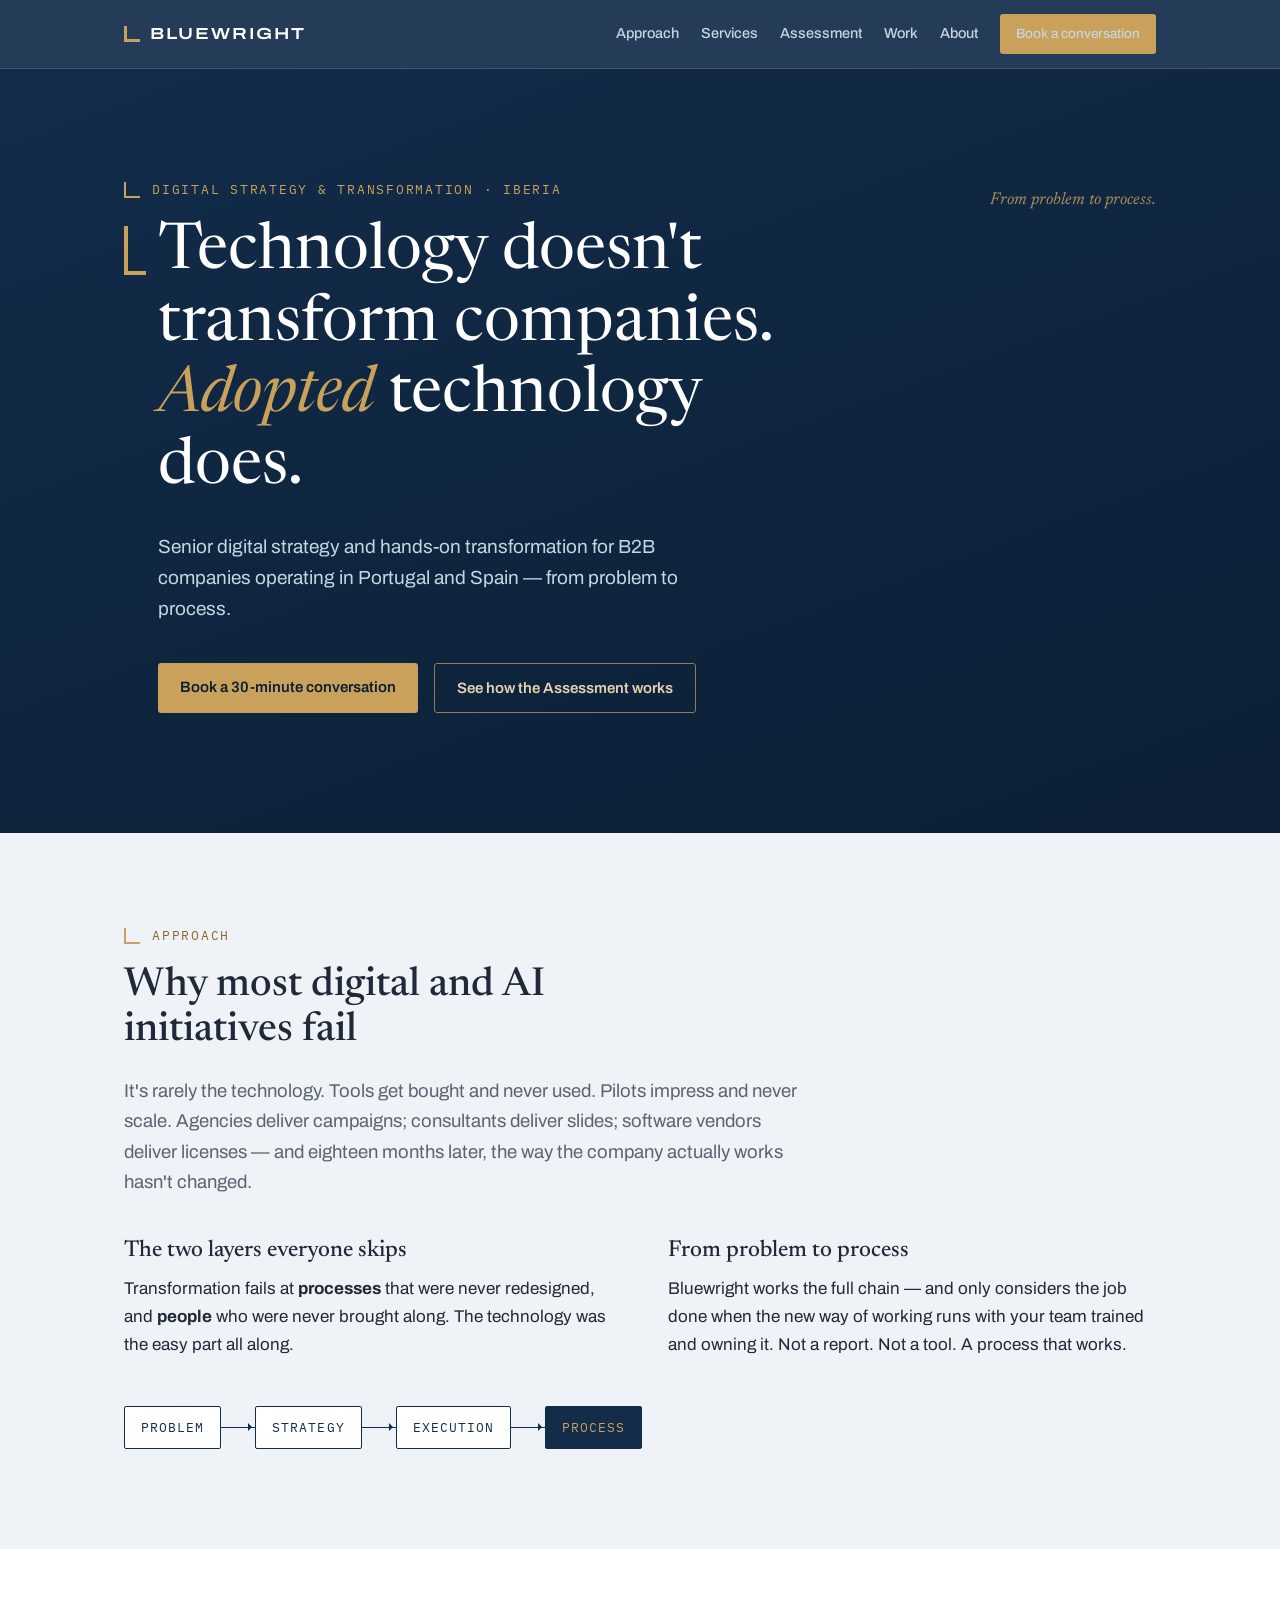
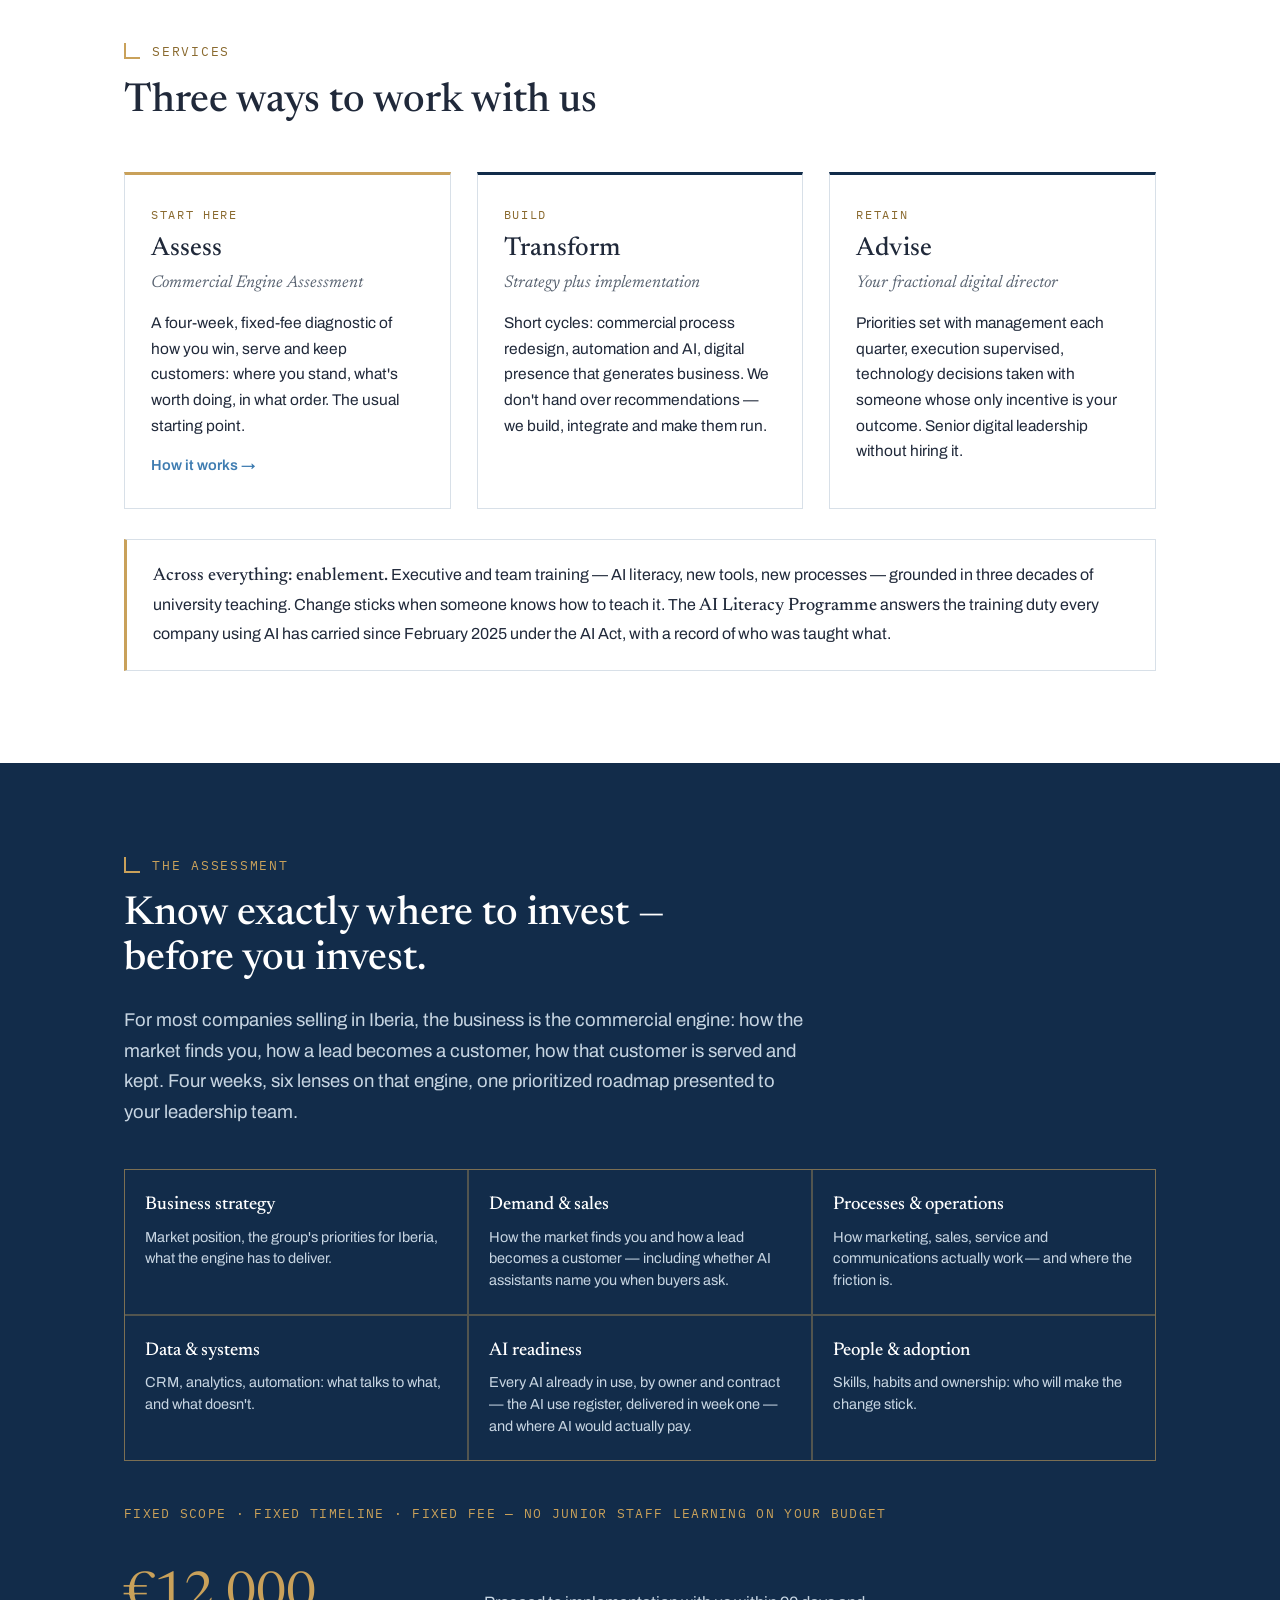
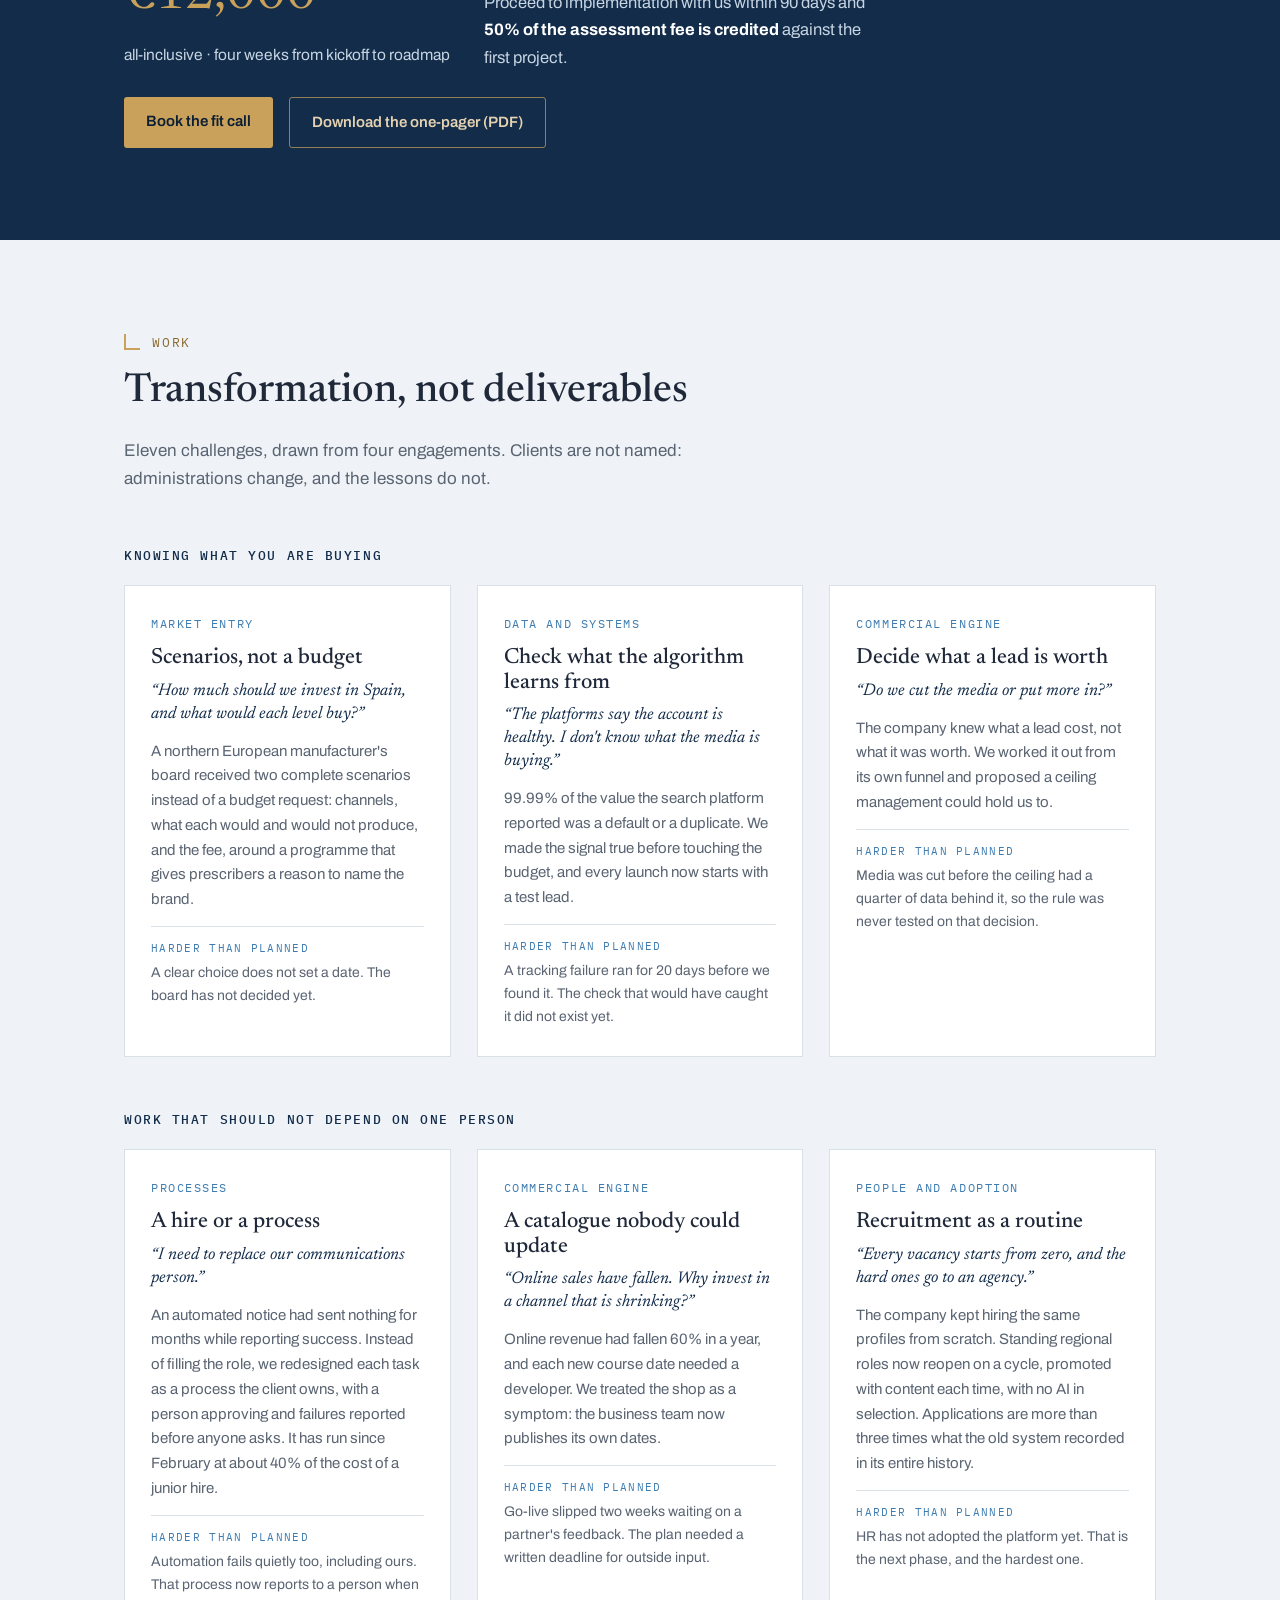
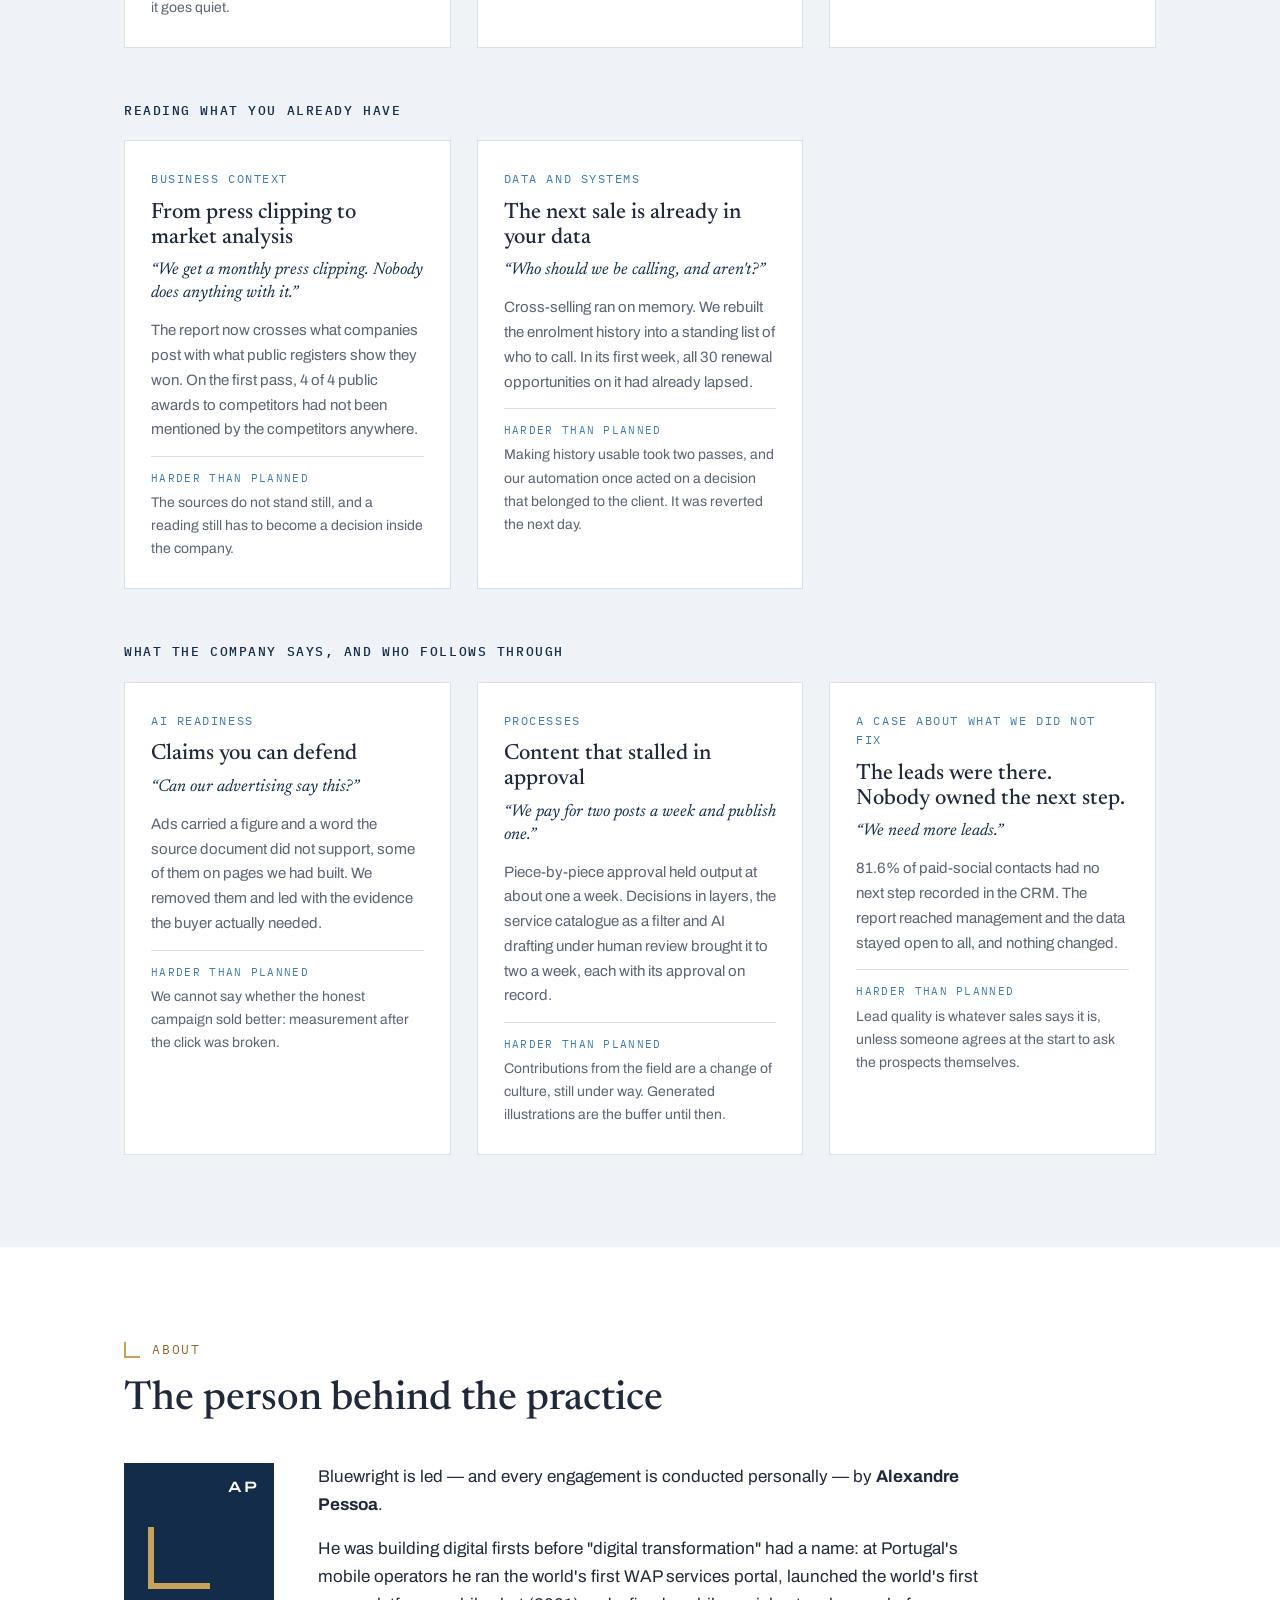
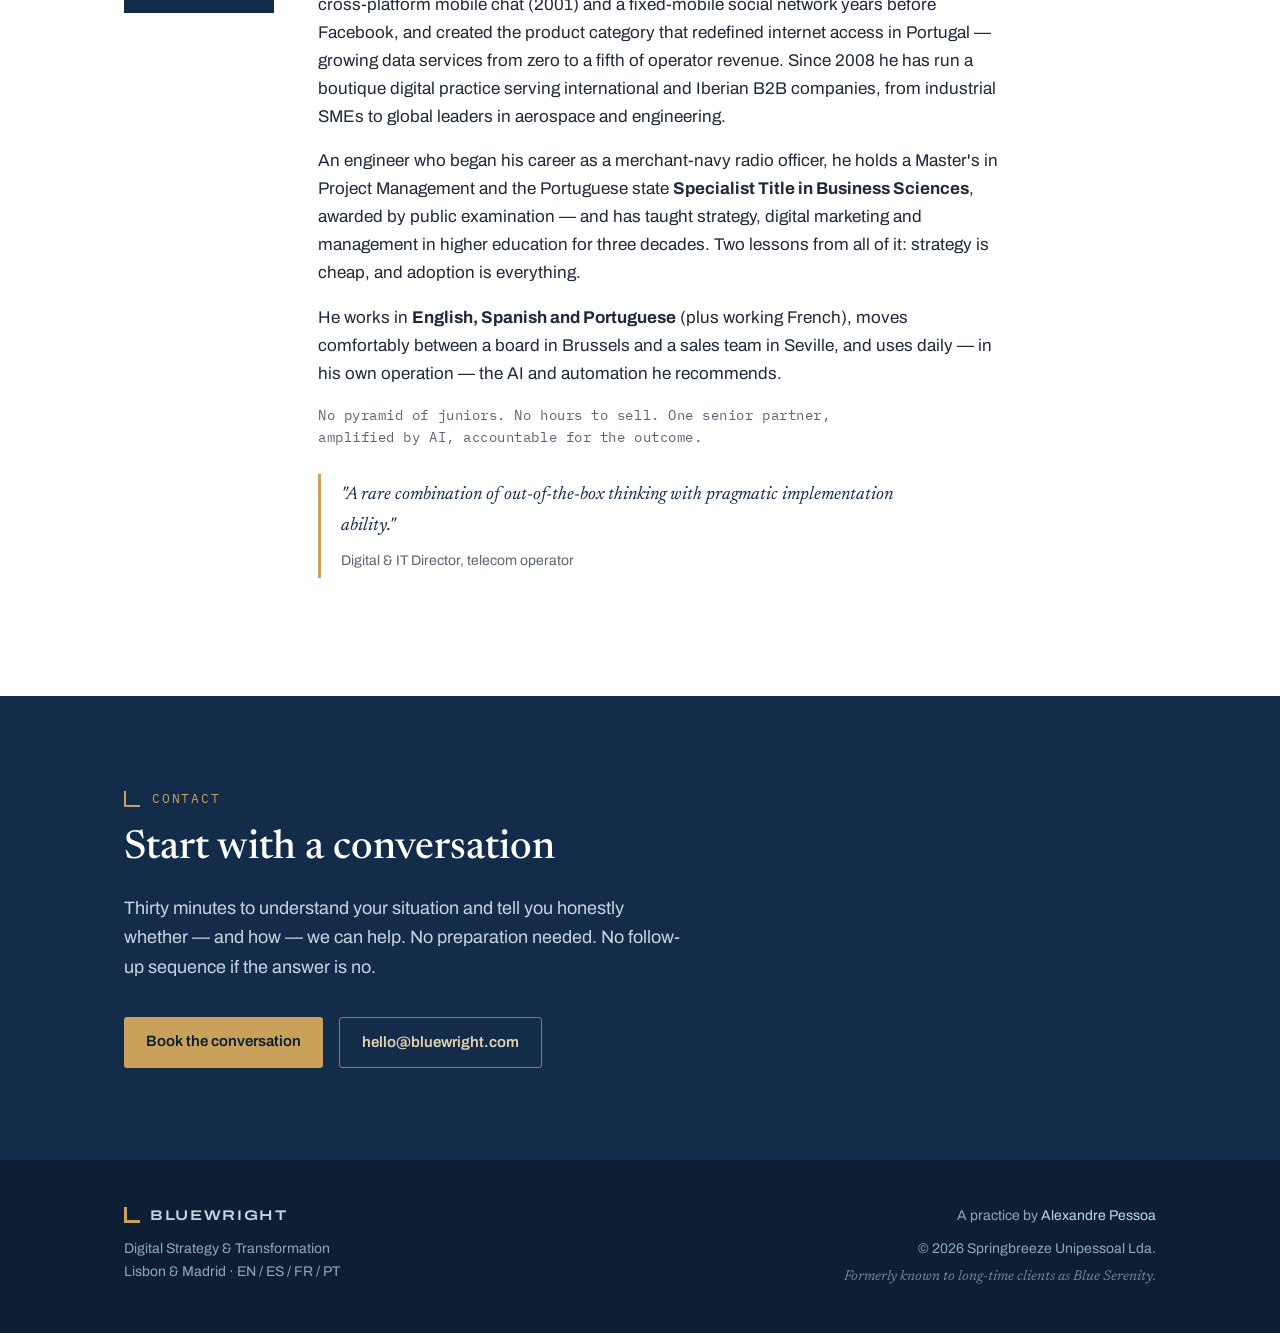
<file: site/index.html>
<!DOCTYPE html>
<html lang="en">
<head>
<meta charset="UTF-8">
<meta name="viewport" content="width=device-width, initial-scale=1.0">
<title>Bluewright — Digital Strategy & Transformation · Iberia</title>
<meta name="description" content="Senior digital strategy and hands-on transformation for B2B companies operating in Portugal and Spain — from problem to process.">
<link rel="icon" href="data:image/svg+xml,%3Csvg xmlns='http://www.w3.org/2000/svg' viewBox='0 0 32 32'%3E%3Crect width='32' height='32' fill='%23122C4A'/%3E%3Cpath d='M8 8v16h16' stroke='%23C9A15A' stroke-width='4' fill='none'/%3E%3C/svg%3E">
<link rel="preconnect" href="https://fonts.googleapis.com">
<link rel="preconnect" href="https://fonts.gstatic.com" crossorigin>
<link href="https://fonts.googleapis.com/css2?family=Archivo:wdth,wght@100,400;100,500;100,600;125,600&family=IBM+Plex+Mono:wght@400;500&family=Newsreader:opsz,wght@6..72,300;6..72,400;6..72,500&display=swap" rel="stylesheet">
<style>
:root{
  --navy:#122C4A; --harbor:#0C1F35; --brass:#C9A15A; --steel:#3E7CB1;
  --fog:#EFF3F7; --ink:#20293A; --grey:#5A6472; --line:#D8E0E8;
  --white:#FFFFFF; --brass-soft:#E4D2B0;
  --disp:"Newsreader",Georgia,serif;
  --ui:"Archivo",-apple-system,Segoe UI,sans-serif;
  --mono:"IBM Plex Mono",ui-monospace,monospace;
}
*{margin:0;padding:0;box-sizing:border-box}
html{scroll-behavior:smooth}
@media (prefers-reduced-motion:reduce){html{scroll-behavior:auto}}
body{font-family:var(--ui);font-size:17px;line-height:1.65;color:var(--ink);background:var(--white)}
.wrap{max-width:1080px;margin:0 auto;padding:0 24px}
h1,h2,h3{font-family:var(--disp);font-weight:500;line-height:1.12}
a{color:var(--steel)}
p{max-width:68ch}

/* eyebrow + wright angle */
.eyebrow{font-family:var(--mono);font-size:12.5px;letter-spacing:.14em;text-transform:uppercase;color:var(--brass);display:flex;align-items:center;gap:12px;margin-bottom:18px}
.eyebrow::before{content:"";width:14px;height:14px;border-left:2.5px solid var(--brass);border-bottom:2.5px solid var(--brass);flex:none}
.on-light .eyebrow{color:#8A6A2F}
.on-light .eyebrow::before{border-color:var(--brass)}

/* nav */
nav{position:sticky;top:0;z-index:50;background:rgba(18,44,74,.92);backdrop-filter:blur(8px);border-bottom:1px solid rgba(201,161,90,.25)}
.nav-in{max-width:1080px;margin:0 auto;padding:14px 24px;display:flex;align-items:center;gap:28px}
.logo{font-family:var(--ui);font-weight:600;font-stretch:125%;letter-spacing:.12em;color:var(--white);text-decoration:none;font-size:16px;display:flex;align-items:center;gap:10px}
.logo::before{content:"";width:13px;height:13px;border-left:3px solid var(--brass);border-bottom:3px solid var(--brass)}
.nav-links{margin-left:auto;display:flex;gap:22px;align-items:center}
.nav-links a{color:#C7D5E2;text-decoration:none;font-size:14.5px;font-weight:500}
.nav-links a:hover{color:var(--white)}
.btn{display:inline-block;font-family:var(--ui);font-weight:600;font-size:15px;text-decoration:none;padding:12px 22px;border-radius:3px;transition:transform .15s ease,box-shadow .15s ease}
.btn:hover{transform:translateY(-1px)}
.btn-brass{background:var(--brass);color:var(--harbor)}
.btn-ghost{border:1.5px solid rgba(201,161,90,.7);color:var(--brass-soft)}
.btn-navy{background:var(--navy);color:var(--white)}
.nav-links .btn{padding:9px 16px;font-size:13.5px}
@media(max-width:760px){.nav-links a:not(.btn){display:none}}

/* hero */
header.hero{background:linear-gradient(160deg,var(--navy) 0%,var(--harbor) 100%);color:var(--white);padding:110px 0 120px;position:relative;overflow:hidden}
.hero .wrap{position:relative}
.hero h1{font-size:clamp(38px,6vw,64px);font-weight:400;max-width:19ch;position:relative;padding-left:34px}
.hero h1 .angle{position:absolute;left:0;top:.12em;width:22px;height:.78em;border-left:4px solid var(--brass);border-bottom:4px solid var(--brass)}
.hero h1 em{font-style:italic;color:var(--brass)}
.hero .sub{margin:26px 0 38px;font-size:19px;color:#C7D5E2;max-width:56ch;padding-left:34px}
.hero .ctas{padding-left:34px;display:flex;gap:16px;flex-wrap:wrap}
.hero .tag{position:absolute;right:24px;top:8px;font-family:var(--disp);font-style:italic;color:rgba(201,161,90,.85);font-size:17px}
@media(max-width:760px){.hero{padding:70px 0 80px}.hero .tag{display:none}.hero h1,.hero .sub,.hero .ctas{padding-left:0}.hero h1 .angle{display:none}}

/* sections */
section{padding:92px 0}
.s-fog{background:var(--fog)}
.s-navy{background:var(--navy);color:var(--white)}
h2{font-size:clamp(28px,3.6vw,40px);margin-bottom:22px;max-width:24ch}
.s-navy h2{color:var(--white)}
.lede{font-size:18.5px;color:var(--grey);max-width:62ch}
.s-navy .lede{color:#C7D5E2}

/* process rail */
.rail{display:flex;align-items:center;gap:0;margin:46px 0 8px;flex-wrap:wrap}
.rail .node{font-family:var(--mono);font-size:13px;letter-spacing:.08em;text-transform:uppercase;color:var(--navy);padding:10px 16px;border:1.5px solid var(--navy);border-radius:2px;background:var(--white)}
.rail .node.final{background:var(--navy);color:var(--brass);border-color:var(--navy)}
.rail .link{width:34px;height:1.5px;background:var(--navy);flex:none;position:relative}
.rail .link::after{content:"";position:absolute;right:-1px;top:-3.5px;border:4px solid transparent;border-left-color:var(--navy)}
@media(max-width:640px){.rail{flex-direction:column;align-items:flex-start;gap:8px}.rail .link{width:1.5px;height:18px;margin-left:22px}.rail .link::after{right:-3.5px;top:auto;bottom:-1px;border:4px solid transparent;border-top-color:var(--navy)}}

/* two col approach */
.cols2{display:grid;grid-template-columns:1fr 1fr;gap:56px;margin-top:40px}
@media(max-width:820px){.cols2{grid-template-columns:1fr;gap:32px}}
.cols2 h3{font-size:23px;margin-bottom:12px}
.cols2 p{color:var(--ink)}

/* services */
.svc{display:grid;grid-template-columns:repeat(3,1fr);gap:26px;margin-top:48px}
@media(max-width:860px){.svc{grid-template-columns:1fr}}
.card{background:var(--white);border:1px solid var(--line);border-top:3px solid var(--navy);padding:30px 26px;display:flex;flex-direction:column}
.card.hi{border-top-color:var(--brass)}
.card .k{font-family:var(--mono);font-size:12px;letter-spacing:.14em;text-transform:uppercase;color:#8A6A2F;margin-bottom:10px}
.card h3{font-size:26px;margin-bottom:6px}
.card .prod{font-style:italic;font-family:var(--disp);color:var(--grey);margin-bottom:12px}
.card p{font-size:15.5px;color:var(--ink)}
.card a.more{margin-top:auto;padding-top:16px;font-weight:600;font-size:14.5px;text-decoration:none}
.enable{margin-top:30px;background:var(--white);border:1px solid var(--line);border-left:3px solid var(--brass);padding:22px 26px;font-size:16px}
.enable b{font-family:var(--disp);font-weight:500;font-size:18px}

/* assessment */
.dims{display:grid;grid-template-columns:repeat(3,1fr);gap:2px;background:rgba(201,161,90,.35);border:1px solid rgba(201,161,90,.35);margin:42px 0}
@media(max-width:820px){.dims{grid-template-columns:1fr 1fr}}
@media(max-width:560px){.dims{grid-template-columns:1fr}}
.dims div{background:var(--navy);padding:20px 20px 22px}
.dims b{display:block;font-family:var(--disp);font-weight:500;font-size:18.5px;margin-bottom:6px;color:var(--white)}
.dims span{font-size:14.5px;color:#C7D5E2;line-height:1.5;display:block}
.price-row{display:flex;gap:34px;align-items:baseline;flex-wrap:wrap;margin:8px 0 10px}
.price{font-family:var(--disp);font-size:52px;color:var(--brass)}
.price small{font-family:var(--ui);font-size:15.5px;color:#C7D5E2;display:block;margin-top:2px}
.credit{font-size:16.5px;color:#C7D5E2;max-width:44ch}
.credit b{color:var(--white)}
.fixed{font-family:var(--mono);font-size:13px;letter-spacing:.1em;text-transform:uppercase;color:var(--brass);margin:26px 0 30px}

/* work */
.cases{display:grid;grid-template-columns:repeat(3,1fr);gap:26px;margin-top:46px}
@media(max-width:860px){.cases{grid-template-columns:1fr}}
.case{background:var(--white);border:1px solid var(--line);padding:28px 26px}
.case .k{font-family:var(--mono);font-size:12px;letter-spacing:.13em;text-transform:uppercase;color:var(--steel);margin-bottom:12px}
.case h3{font-size:22px;margin-bottom:10px}
.case p{font-size:15px;color:var(--grey)}
.cases-intro{margin-top:18px;color:var(--grey)}
.cgroup{font-family:var(--mono);font-size:13px;font-weight:500;line-height:1.4;letter-spacing:.12em;text-transform:uppercase;color:var(--navy);margin-top:54px}
.cgroup + .cases{margin-top:20px}
.case h4{font-family:var(--disp);font-weight:500;font-size:22px;line-height:1.12;margin-bottom:10px}
.case .q{font-family:var(--disp);font-style:italic;font-size:17px;line-height:1.35;color:var(--navy);margin-bottom:12px}
.case .hard{font-size:14px;margin-top:14px;padding-top:12px;border-top:1px solid var(--line)}
.case .hard span{display:block;font-family:var(--mono);font-size:11px;letter-spacing:.12em;text-transform:uppercase;color:var(--steel);margin-bottom:4px}

/* about */
.about{display:grid;grid-template-columns:150px 1fr;gap:44px;margin-top:40px;align-items:start}
@media(max-width:720px){.about{grid-template-columns:1fr}}
.mono-block{width:150px;height:150px;background:var(--navy);position:relative}
.mono-block::before{content:"";position:absolute;left:24px;bottom:24px;width:56px;height:56px;border-left:6px solid var(--brass);border-bottom:6px solid var(--brass)}
.mono-block span{position:absolute;right:16px;top:12px;font-family:var(--ui);font-weight:600;font-stretch:125%;color:var(--white);letter-spacing:.1em;font-size:15px}
.about p{margin-bottom:16px}
blockquote{border-left:3px solid var(--brass);padding:6px 0 6px 20px;margin:26px 0;font-family:var(--disp);font-style:italic;font-size:18.5px;color:var(--navy);max-width:60ch}
blockquote footer{font-family:var(--ui);font-style:normal;font-size:14px;color:var(--grey);margin-top:8px}
.kicker{font-family:var(--mono);font-size:13.5px;color:var(--grey);letter-spacing:.04em}

/* final cta */
.final-cta{text-align:left}
.final-cta h2{max-width:none}
.final-cta p{font-size:18px;color:#C7D5E2;max-width:56ch;margin-bottom:34px}

/* footer */
footer.site{background:var(--harbor);color:#8FA6BB;padding:44px 0;font-size:14px}
footer.site .wrap{display:flex;justify-content:space-between;gap:24px;flex-wrap:wrap}
footer.site .logo{font-size:14px}
footer.site a{color:#C7D5E2;text-decoration:none}
.legacy{font-family:var(--disp);font-style:italic;color:#6E86A0}

/* reveal */
.rv{opacity:0;transform:translateY(14px);transition:opacity .6s ease,transform .6s ease}
.rv.in{opacity:1;transform:none}
@media (prefers-reduced-motion:reduce){.rv{opacity:1;transform:none;transition:none}}
a:focus-visible,.btn:focus-visible{outline:3px solid var(--brass);outline-offset:2px}
</style>
</head>
<body>

<nav>
  <div class="nav-in">
    <a class="logo" href="#top">BLUEWRIGHT</a>
    <div class="nav-links">
      <a href="#approach">Approach</a>
      <a href="#services">Services</a>
      <a href="#assessment">Assessment</a>
      <a href="#work">Work</a>
      <a href="#about">About</a>
      <a class="btn btn-brass" href="#contact">Book a conversation</a>
    </div>
  </div>
</nav>

<header class="hero" id="top">
  <div class="wrap">
    <div class="tag">From problem to process.</div>
    <div class="eyebrow">Digital Strategy &amp; Transformation · Iberia</div>
    <h1><span class="angle" aria-hidden="true"></span>Technology doesn't transform companies. <em>Adopted</em> technology does.</h1>
    <p class="sub">Senior digital strategy and hands-on transformation for B2B companies operating in Portugal and Spain — from problem to process.</p>
    <div class="ctas">
      <a class="btn btn-brass" href="#contact">Book a 30-minute conversation</a>
      <a class="btn btn-ghost" href="#assessment">See how the Assessment works</a>
    </div>
  </div>
</header>

<section class="s-fog on-light" id="approach">
  <div class="wrap">
    <div class="eyebrow rv">Approach</div>
    <h2 class="rv">Why most digital and AI initiatives fail</h2>
    <p class="lede rv">It's rarely the technology. Tools get bought and never used. Pilots impress and never scale. Agencies deliver campaigns; consultants deliver slides; software vendors deliver licenses — and eighteen months later, the way the company actually works hasn't changed.</p>
    <div class="cols2">
      <div class="rv">
        <h3>The two layers everyone skips</h3>
        <p>Transformation fails at <strong>processes</strong> that were never redesigned, and <strong>people</strong> who were never brought along. The technology was the easy part all along.</p>
      </div>
      <div class="rv">
        <h3>From problem to process</h3>
        <p>Bluewright works the full chain — and only considers the job done when the new way of working runs with your team trained and owning it. Not a report. Not a tool. A process that works.</p>
      </div>
    </div>
    <div class="rail rv" role="img" aria-label="Problem, then strategy, then execution, then process">
      <div class="node">Problem</div><div class="link"></div>
      <div class="node">Strategy</div><div class="link"></div>
      <div class="node">Execution</div><div class="link"></div>
      <div class="node final">Process</div>
    </div>
  </div>
</section>

<section id="services">
  <div class="wrap on-light">
    <div class="eyebrow rv">Services</div>
    <h2 class="rv">Three ways to work with us</h2>
    <div class="svc">
      <div class="card hi rv">
        <div class="k">Start here</div>
        <h3>Assess</h3>
        <div class="prod">Commercial Engine Assessment</div>
        <p>A four-week, fixed-fee diagnostic of how you win, serve and keep customers: where you stand, what's worth doing, in what order. The usual starting point.</p>
        <a class="more" href="#assessment">How it works →</a>
      </div>
      <div class="card rv">
        <div class="k">Build</div>
        <h3>Transform</h3>
        <div class="prod">Strategy plus implementation</div>
        <p>Short cycles: commercial process redesign, automation and AI, digital presence that generates business. We don't hand over recommendations — we build, integrate and make them run.</p>
      </div>
      <div class="card rv">
        <div class="k">Retain</div>
        <h3>Advise</h3>
        <div class="prod">Your fractional digital director</div>
        <p>Priorities set with management each quarter, execution supervised, technology decisions taken with someone whose only incentive is your outcome. Senior digital leadership without hiring it.</p>
      </div>
    </div>
    <div class="enable rv"><b>Across everything: enablement.</b> Executive and team training — AI literacy, new tools, new processes — grounded in three decades of university teaching. Change sticks when someone knows how to teach it. The <b>AI Literacy Programme</b> answers the training duty every company using AI has carried since February 2025 under the AI Act, with a record of who was taught what.</div>
  </div>
</section>

<section class="s-navy" id="assessment">
  <div class="wrap">
    <div class="eyebrow rv">The Assessment</div>
    <h2 class="rv">Know exactly where to invest — before you invest.</h2>
    <p class="lede rv">For most companies selling in Iberia, the business is the commercial engine: how the market finds you, how a lead becomes a customer, how that customer is served and kept. Four weeks, six lenses on that engine, one prioritized roadmap presented to your leadership team.</p>
    <div class="dims rv">
      <div><b>Business strategy</b><span>Market position, the group's priorities for Iberia, what the engine has to deliver.</span></div>
      <div><b>Demand &amp; sales</b><span>How the market finds you and how a lead becomes a customer — including whether AI assistants name you when buyers ask.</span></div>
      <div><b>Processes &amp; operations</b><span>How marketing, sales, service and communications actually work — and where the friction is.</span></div>
      <div><b>Data &amp; systems</b><span>CRM, analytics, automation: what talks to what, and what doesn't.</span></div>
      <div><b>AI readiness</b><span>Every AI already in use, by owner and contract — the AI use register, delivered in week one — and where AI would actually pay.</span></div>
      <div><b>People &amp; adoption</b><span>Skills, habits and ownership: who will make the change stick.</span></div>
    </div>
    <div class="fixed rv">Fixed scope · Fixed timeline · Fixed fee — no junior staff learning on your budget</div>
    <div class="price-row rv">
      <div class="price">€12,000<small>all-inclusive · four weeks from kickoff to roadmap</small></div>
      <p class="credit">Proceed to implementation with us within 90 days and <b>50% of the assessment fee is credited</b> against the first project.</p>
    </div>
    <div class="ctas rv" style="display:flex;gap:16px;flex-wrap:wrap;margin-top:26px">
      <a class="btn btn-brass" href="#contact">Book the fit call</a>
      <a class="btn btn-ghost" href="Bluewright-Assessment-onepager.pdf">Download the one-pager (PDF)</a>
    </div>
  </div>
</section>

<section class="s-fog on-light" id="work">
  <div class="wrap">
    <div class="eyebrow rv">Work</div>
    <h2 class="rv">Transformation, not deliverables</h2>
    <p class="rv cases-intro">Eleven challenges, drawn from four engagements. Clients are not named: administrations change, and the lessons do not.</p>
    <h3 class="cgroup rv">Knowing what you are buying</h3>
    <div class="cases">
      <article class="case rv">
        <div class="k">Market entry</div>
        <h4>Scenarios, not a budget</h4>
        <p class="q">&ldquo;How much should we invest in Spain, and what would each level buy?&rdquo;</p>
        <p>A northern European manufacturer&#x27;s board received two complete scenarios instead of a budget request: channels, what each would and would not produce, and the fee, around a programme that gives prescribers a reason to name the brand.</p>
        <p class="hard"><span>Harder than planned</span> A clear choice does not set a date. The board has not decided yet.</p>
      </article>
      <article class="case rv">
        <div class="k">Data and systems</div>
        <h4>Check what the algorithm learns from</h4>
        <p class="q">&ldquo;The platforms say the account is healthy. I don&#x27;t know what the media is buying.&rdquo;</p>
        <p>99.99% of the value the search platform reported was a default or a duplicate. We made the signal true before touching the budget, and every launch now starts with a test lead.</p>
        <p class="hard"><span>Harder than planned</span> A tracking failure ran for 20 days before we found it. The check that would have caught it did not exist yet.</p>
      </article>
      <article class="case rv">
        <div class="k">Commercial engine</div>
        <h4>Decide what a lead is worth</h4>
        <p class="q">&ldquo;Do we cut the media or put more in?&rdquo;</p>
        <p>The company knew what a lead cost, not what it was worth. We worked it out from its own funnel and proposed a ceiling management could hold us to.</p>
        <p class="hard"><span>Harder than planned</span> Media was cut before the ceiling had a quarter of data behind it, so the rule was never tested on that decision.</p>
      </article>
    </div>
    <h3 class="cgroup rv">Work that should not depend on one person</h3>
    <div class="cases">
      <article class="case rv">
        <div class="k">Processes</div>
        <h4>A hire or a process</h4>
        <p class="q">&ldquo;I need to replace our communications person.&rdquo;</p>
        <p>An automated notice had sent nothing for months while reporting success. Instead of filling the role, we redesigned each task as a process the client owns, with a person approving and failures reported before anyone asks. It has run since February at about 40% of the cost of a junior hire.</p>
        <p class="hard"><span>Harder than planned</span> Automation fails quietly too, including ours. That process now reports to a person when it goes quiet.</p>
      </article>
      <article class="case rv">
        <div class="k">Commercial engine</div>
        <h4>A catalogue nobody could update</h4>
        <p class="q">&ldquo;Online sales have fallen. Why invest in a channel that is shrinking?&rdquo;</p>
        <p>Online revenue had fallen 60% in a year, and each new course date needed a developer. We treated the shop as a symptom: the business team now publishes its own dates.</p>
        <p class="hard"><span>Harder than planned</span> Go-live slipped two weeks waiting on a partner&#x27;s feedback. The plan needed a written deadline for outside input.</p>
      </article>
      <article class="case rv">
        <div class="k">People and adoption</div>
        <h4>Recruitment as a routine</h4>
        <p class="q">&ldquo;Every vacancy starts from zero, and the hard ones go to an agency.&rdquo;</p>
        <p>The company kept hiring the same profiles from scratch. Standing regional roles now reopen on a cycle, promoted with content each time, with no AI in selection. Applications are more than three times what the old system recorded in its entire history.</p>
        <p class="hard"><span>Harder than planned</span> HR has not adopted the platform yet. That is the next phase, and the hardest one.</p>
      </article>
    </div>
    <h3 class="cgroup rv">Reading what you already have</h3>
    <div class="cases">
      <article class="case rv">
        <div class="k">Business context</div>
        <h4>From press clipping to market analysis</h4>
        <p class="q">&ldquo;We get a monthly press clipping. Nobody does anything with it.&rdquo;</p>
        <p>The report now crosses what companies post with what public registers show they won. On the first pass, 4 of 4 public awards to competitors had not been mentioned by the competitors anywhere.</p>
        <p class="hard"><span>Harder than planned</span> The sources do not stand still, and a reading still has to become a decision inside the company.</p>
      </article>
      <article class="case rv">
        <div class="k">Data and systems</div>
        <h4>The next sale is already in your data</h4>
        <p class="q">&ldquo;Who should we be calling, and aren&#x27;t?&rdquo;</p>
        <p>Cross-selling ran on memory. We rebuilt the enrolment history into a standing list of who to call. In its first week, all 30 renewal opportunities on it had already lapsed.</p>
        <p class="hard"><span>Harder than planned</span> Making history usable took two passes, and our automation once acted on a decision that belonged to the client. It was reverted the next day.</p>
      </article>
    </div>
    <h3 class="cgroup rv">What the company says, and who follows through</h3>
    <div class="cases">
      <article class="case rv">
        <div class="k">AI readiness</div>
        <h4>Claims you can defend</h4>
        <p class="q">&ldquo;Can our advertising say this?&rdquo;</p>
        <p>Ads carried a figure and a word the source document did not support, some of them on pages we had built. We removed them and led with the evidence the buyer actually needed.</p>
        <p class="hard"><span>Harder than planned</span> We cannot say whether the honest campaign sold better: measurement after the click was broken.</p>
      </article>
      <article class="case rv">
        <div class="k">Processes</div>
        <h4>Content that stalled in approval</h4>
        <p class="q">&ldquo;We pay for two posts a week and publish one.&rdquo;</p>
        <p>Piece-by-piece approval held output at about one a week. Decisions in layers, the service catalogue as a filter and AI drafting under human review brought it to two a week, each with its approval on record.</p>
        <p class="hard"><span>Harder than planned</span> Contributions from the field are a change of culture, still under way. Generated illustrations are the buffer until then.</p>
      </article>
      <article class="case rv">
        <div class="k">A case about what we did not fix</div>
        <h4>The leads were there. Nobody owned the next step.</h4>
        <p class="q">&ldquo;We need more leads.&rdquo;</p>
        <p>81.6% of paid-social contacts had no next step recorded in the CRM. The report reached management and the data stayed open to all, and nothing changed.</p>
        <p class="hard"><span>Harder than planned</span> Lead quality is whatever sales says it is, unless someone agrees at the start to ask the prospects themselves.</p>
      </article>
    </div>
  </div>
</section>

<section id="about">
  <div class="wrap on-light">
    <div class="eyebrow rv">About</div>
    <h2 class="rv">The person behind the practice</h2>
    <div class="about">
      <div class="mono-block rv" aria-hidden="true"><span>AP</span></div>
      <div>
        <p class="rv">Bluewright is led — and every engagement is conducted personally — by <strong>Alexandre Pessoa</strong>.</p>
        <p class="rv">He was building digital firsts before "digital transformation" had a name: at Portugal's mobile operators he ran the world's first WAP services portal, launched the world's first cross-platform mobile chat (2001) and a fixed-mobile social network years before Facebook, and created the product category that redefined internet access in Portugal — growing data services from zero to a fifth of operator revenue. Since 2008 he has run a boutique digital practice serving international and Iberian B2B companies, from industrial SMEs to global leaders in aerospace and engineering.</p>
        <p class="rv">An engineer who began his career as a merchant-navy radio officer, he holds a Master's in Project Management and the Portuguese state <strong>Specialist Title in Business Sciences</strong>, awarded by public examination — and has taught strategy, digital marketing and management in higher education for three decades. Two lessons from all of it: strategy is cheap, and adoption is everything.</p>
        <p class="rv">He works in <strong>English, Spanish and Portuguese</strong> (plus working French), moves comfortably between a board in Brussels and a sales team in Seville, and uses daily — in his own operation — the AI and automation he recommends.</p>
        <p class="rv kicker">No pyramid of juniors. No hours to sell. One senior partner, amplified by AI, accountable for the outcome.</p>
        <blockquote class="rv">"A rare combination of out-of-the-box thinking with pragmatic implementation ability."<footer>Digital &amp; IT Director, telecom operator</footer></blockquote>
      </div>
    </div>
  </div>
</section>

<section class="s-navy final-cta" id="contact">
  <div class="wrap">
    <div class="eyebrow rv">Contact</div>
    <h2 class="rv">Start with a conversation</h2>
    <p class="rv">Thirty minutes to understand your situation and tell you honestly whether — and how — we can help. No preparation needed. No follow-up sequence if the answer is no.</p>
    <div class="ctas rv" style="display:flex;gap:16px;flex-wrap:wrap">
      <a class="btn btn-brass" href="mailto:hello@bluewright.com?subject=Fit%20call%20—%20Bluewright">Book the conversation</a>
      <a class="btn btn-ghost" href="mailto:hello@bluewright.com">hello@bluewright.com</a>
    </div>
  </div>
</section>

<footer class="site">
  <div class="wrap">
    <div>
      <a class="logo" href="#top">BLUEWRIGHT</a>
      <div style="margin-top:10px">Digital Strategy &amp; Transformation<br>Lisbon &amp; Madrid · EN / ES / FR / PT</div>
    </div>
    <div style="text-align:right">
      <div>A practice by <a href="https://www.linkedin.com/in/alexandrepessoa/">Alexandre Pessoa</a></div>
      <div style="margin-top:10px">© <span id="yr">2026</span> Springbreeze Unipessoal Lda.</div>
      <div class="legacy" style="margin-top:6px">Formerly known to long-time clients as Blue Serenity.</div>
    </div>
  </div>
</footer>

<script>
document.getElementById('yr').textContent=new Date().getFullYear();
const io=new IntersectionObserver(es=>es.forEach(e=>{if(e.isIntersecting){e.target.classList.add('in');io.unobserve(e.target)}}),{threshold:.12});
document.querySelectorAll('.rv').forEach(el=>io.observe(el));
</script>
</body>
</html>
</file>
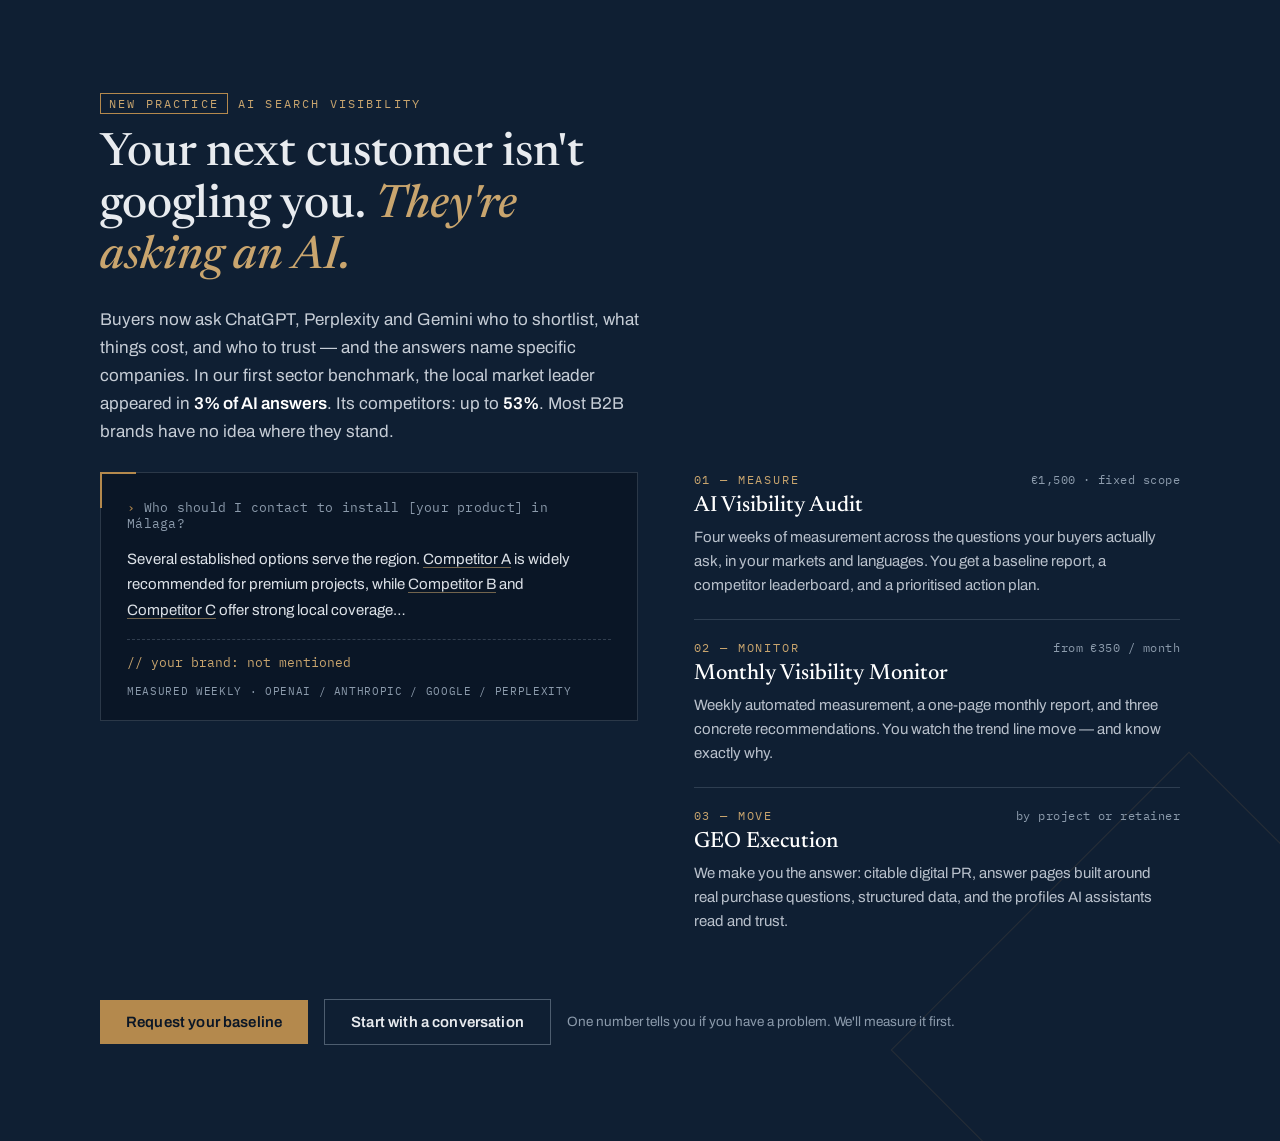
<file: bluewright-ai-visibility-section.html>
<!DOCTYPE html>
<html lang="en">
<head>
<meta charset="UTF-8">
<meta name="viewport" content="width=device-width, initial-scale=1.0">
<title>Bluewright — AI Search Visibility (section preview)</title>
<link rel="preconnect" href="https://fonts.googleapis.com">
<link href="https://fonts.googleapis.com/css2?family=Newsreader:opsz,wght@6..72,400;6..72,500;6..72,600&family=Archivo:wght@400;500;600;700&family=IBM+Plex+Mono:wght@400;500&display=swap" rel="stylesheet">
<style>
/* ============================================================
   PREVIEW WRAPPER — ao integrar no site, copia apenas a
   <section id="ai-visibility"> e o CSS marcado como SECTION CSS.
   Alinha os valores das variáveis com as do site (mesmos nomes
   de tokens: navy / brass / steel / paper).
   ============================================================ */
:root{
  --navy:#0F1F33;
  --navy-deep:#0A1626;
  --brass:#B4894D;
  --brass-soft:#C9A56E;
  --steel:#8C9BAC;
  --paper:#F6F4EF;
  --ink:#1A2532;
}
*{margin:0;padding:0;box-sizing:border-box}
body{font-family:'Archivo',sans-serif;color:var(--ink);background:var(--paper)}

/* ================= SECTION CSS — copiar a partir daqui ================= */
#ai-visibility{background:var(--navy);color:#E8EBEF;padding:96px 24px;position:relative;overflow:hidden}
#ai-visibility .wrap{max-width:1080px;margin:0 auto;position:relative;z-index:1}
#ai-visibility .eyebrow{font-family:'IBM Plex Mono',monospace;font-size:12px;letter-spacing:.18em;text-transform:uppercase;color:var(--brass-soft);margin-bottom:18px}
#ai-visibility .eyebrow .new{border:1px solid var(--brass);padding:2px 8px;margin-right:10px;color:var(--brass-soft)}
#ai-visibility h2{font-family:'Newsreader',serif;font-weight:500;font-size:clamp(30px,4.4vw,46px);line-height:1.12;max-width:18ch;margin-bottom:22px}
#ai-visibility h2 em{font-style:italic;color:var(--brass-soft)}
#ai-visibility .lede{font-size:17px;line-height:1.65;color:#C6CDD6;max-width:56ch;margin-bottom:12px}
#ai-visibility .lede strong{color:#FFFFFF;font-weight:600}

#ai-visibility .grid{display:grid;grid-template-columns:1.05fr .95fr;gap:56px;align-items:start;margin-top:26px}
@media(max-width:840px){#ai-visibility .grid{grid-template-columns:1fr;gap:40px}}

/* ---- Assinatura: cartão de resposta AI ---- */
.ai-card{background:var(--navy-deep);border:1px solid rgba(140,155,172,.25);padding:26px 26px 22px;position:relative}
.ai-card::before{content:"";position:absolute;top:-1px;left:-1px;width:34px;height:34px;border-top:2px solid var(--brass);border-left:2px solid var(--brass)}
.ai-card .q{font-family:'IBM Plex Mono',monospace;font-size:12.5px;color:var(--steel);letter-spacing:.02em;margin-bottom:16px}
.ai-card .q::before{content:"› ";color:var(--brass)}
.ai-card .a{font-size:15px;line-height:1.7;color:#DDE2E8}
.ai-card .a .rival{border-bottom:1px solid rgba(201,165,110,.55);white-space:nowrap}
.ai-card .miss{margin-top:16px;padding-top:14px;border-top:1px dashed rgba(140,155,172,.3);font-family:'IBM Plex Mono',monospace;font-size:12.5px;color:var(--brass-soft)}
.ai-card .src{margin-top:14px;font-family:'IBM Plex Mono',monospace;font-size:11px;color:var(--steel);letter-spacing:.06em}

/* ---- Escada de serviço ---- */
.ladder{display:flex;flex-direction:column}
.step{padding:20px 0 22px;border-top:1px solid rgba(140,155,172,.25)}
.step:first-child{border-top:none;padding-top:0}
.step .tag{font-family:'IBM Plex Mono',monospace;font-size:11.5px;letter-spacing:.16em;text-transform:uppercase;color:var(--brass-soft);margin-bottom:8px;display:flex;justify-content:space-between;align-items:baseline;gap:12px}
.step .tag .price{color:var(--steel);letter-spacing:.04em;text-transform:none}
.step h3{font-family:'Newsreader',serif;font-weight:500;font-size:22px;color:#fff;margin-bottom:8px}
.step p{font-size:15px;line-height:1.6;color:#B9C1CC;max-width:52ch}

#ai-visibility .cta-row{margin-top:44px;display:flex;gap:16px;flex-wrap:wrap;align-items:center}
#ai-visibility .btn{display:inline-block;padding:14px 26px;font-family:'Archivo',sans-serif;font-weight:600;font-size:15px;text-decoration:none;letter-spacing:.01em}
#ai-visibility .btn-brass{background:var(--brass);color:var(--navy-deep)}
#ai-visibility .btn-brass:hover{background:var(--brass-soft)}
#ai-visibility .btn-ghost{border:1px solid rgba(140,155,172,.5);color:#E8EBEF}
#ai-visibility .btn-ghost:hover{border-color:var(--brass-soft);color:var(--brass-soft)}
#ai-visibility .cta-note{font-size:13.5px;color:var(--steel)}

/* wright-angle de fundo, discreto */
#ai-visibility::after{content:"";position:absolute;right:-120px;bottom:-120px;width:420px;height:420px;border:1px solid rgba(180,137,77,.14);transform:rotate(45deg)}

/* reveals — remove se o site já tiver .rv/.in */
.rv{opacity:0;transform:translateY(14px);transition:opacity .7s ease,transform .7s ease}
.rv.in{opacity:1;transform:none}
@media (prefers-reduced-motion: reduce){.rv{opacity:1;transform:none;transition:none}}
/* ================= fim SECTION CSS ================= */
</style>
</head>
<body>

<section id="ai-visibility">
  <div class="wrap">
    <div class="eyebrow rv"><span class="new">New practice</span>AI Search Visibility</div>
    <h2 class="rv">Your next customer isn't googling you. <em>They're asking an AI.</em></h2>
    <p class="lede rv">Buyers now ask ChatGPT, Perplexity and Gemini who to shortlist, what things cost, and who to trust — and the answers name specific companies. In our first sector benchmark, the local market leader appeared in <strong>3% of AI answers</strong>. Its competitors: up to <strong>53%</strong>. Most B2B brands have no idea where they stand.</p>

    <div class="grid">
      <!-- Assinatura: o problema, mostrado -->
      <div class="ai-card rv" aria-label="Example of an AI assistant answer where a brand is missing">
        <div class="q">Who should I contact to install [your product] in Málaga?</div>
        <div class="a">Several established options serve the region. <span class="rival">Competitor A</span> is widely recommended for premium projects, while <span class="rival">Competitor B</span> and <span class="rival">Competitor C</span> offer strong local coverage&hellip;</div>
        <div class="miss">// your brand: not mentioned</div>
        <div class="src">MEASURED WEEKLY · OPENAI / ANTHROPIC / GOOGLE / PERPLEXITY</div>
      </div>

      <!-- A escada -->
      <div class="ladder">
        <div class="step rv">
          <div class="tag"><span>01 — Measure</span><span class="price">€1,500 · fixed scope</span></div>
          <h3>AI Visibility Audit</h3>
          <p>Four weeks of measurement across the questions your buyers actually ask, in your markets and languages. You get a baseline report, a competitor leaderboard, and a prioritised action plan.</p>
        </div>
        <div class="step rv">
          <div class="tag"><span>02 — Monitor</span><span class="price">from €350 / month</span></div>
          <h3>Monthly Visibility Monitor</h3>
          <p>Weekly automated measurement, a one-page monthly report, and three concrete recommendations. You watch the trend line move — and know exactly why.</p>
        </div>
        <div class="step rv">
          <div class="tag"><span>03 — Move</span><span class="price">by project or retainer</span></div>
          <h3>GEO Execution</h3>
          <p>We make you the answer: citable digital PR, answer pages built around real purchase questions, structured data, and the profiles AI assistants read and trust.</p>
        </div>
      </div>
    </div>

    <div class="cta-row rv">
      <a class="btn btn-brass" href="mailto:hello@bluewright.com?subject=AI%20visibility%20baseline%20—%20Bluewright">Request your baseline</a>
      <a class="btn btn-ghost" href="#contact">Start with a conversation</a>
      <span class="cta-note">One number tells you if you have a problem. We'll measure it first.</span>
    </div>
  </div>
</section>

<script>
/* remove se o site já tiver o IntersectionObserver dos .rv */
const io=new IntersectionObserver(es=>es.forEach(e=>{if(e.isIntersecting){e.target.classList.add('in');io.unobserve(e.target)}}),{threshold:.12});
document.querySelectorAll('.rv').forEach(el=>io.observe(el));
</script>
</body>
</html>
</file>
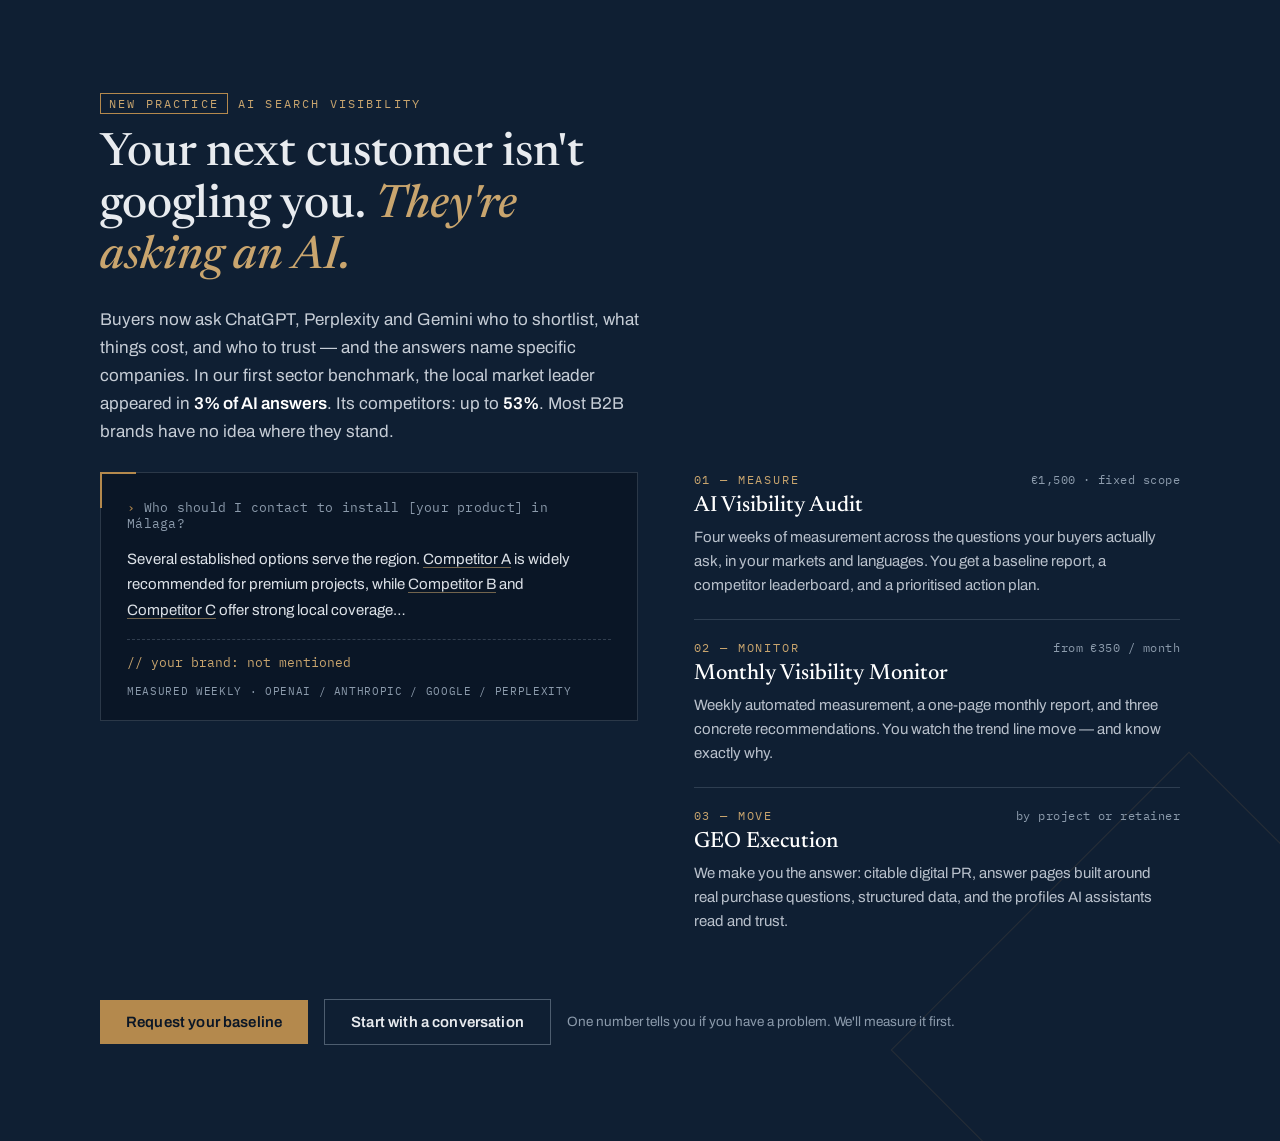
<file: archive/ai-visibility-section-2026-07.html>
<!--
  ARCHIVED 5 Nov 2026 — not a Bluewright offer (ops/decisions.md #15).
  An "AI Search Visibility" section with an audit at EUR 1,500 and a monitor at EUR 350/month:
  agency pricing on a senior-counsel page, and tokens that do not match brand/tokens.css.
  Whether AI assistants name the client when buyers ask is now one line inside the
  Commercial Engine Assessment (Demand & sales lens). The service may continue under
  Blue Serenity; that decision is open. Reference only. Never a source of truth.
-->
<!DOCTYPE html>
<html lang="en">
<head>
<meta charset="UTF-8">
<meta name="viewport" content="width=device-width, initial-scale=1.0">
<title>Bluewright — AI Search Visibility (section preview)</title>
<link rel="preconnect" href="https://fonts.googleapis.com">
<link href="https://fonts.googleapis.com/css2?family=Newsreader:opsz,wght@6..72,400;6..72,500;6..72,600&family=Archivo:wght@400;500;600;700&family=IBM+Plex+Mono:wght@400;500&display=swap" rel="stylesheet">
<style>
/* ============================================================
   PREVIEW WRAPPER — ao integrar no site, copia apenas a
   <section id="ai-visibility"> e o CSS marcado como SECTION CSS.
   Alinha os valores das variáveis com as do site (mesmos nomes
   de tokens: navy / brass / steel / paper).
   ============================================================ */
:root{
  --navy:#0F1F33;
  --navy-deep:#0A1626;
  --brass:#B4894D;
  --brass-soft:#C9A56E;
  --steel:#8C9BAC;
  --paper:#F6F4EF;
  --ink:#1A2532;
}
*{margin:0;padding:0;box-sizing:border-box}
body{font-family:'Archivo',sans-serif;color:var(--ink);background:var(--paper)}

/* ================= SECTION CSS — copiar a partir daqui ================= */
#ai-visibility{background:var(--navy);color:#E8EBEF;padding:96px 24px;position:relative;overflow:hidden}
#ai-visibility .wrap{max-width:1080px;margin:0 auto;position:relative;z-index:1}
#ai-visibility .eyebrow{font-family:'IBM Plex Mono',monospace;font-size:12px;letter-spacing:.18em;text-transform:uppercase;color:var(--brass-soft);margin-bottom:18px}
#ai-visibility .eyebrow .new{border:1px solid var(--brass);padding:2px 8px;margin-right:10px;color:var(--brass-soft)}
#ai-visibility h2{font-family:'Newsreader',serif;font-weight:500;font-size:clamp(30px,4.4vw,46px);line-height:1.12;max-width:18ch;margin-bottom:22px}
#ai-visibility h2 em{font-style:italic;color:var(--brass-soft)}
#ai-visibility .lede{font-size:17px;line-height:1.65;color:#C6CDD6;max-width:56ch;margin-bottom:12px}
#ai-visibility .lede strong{color:#FFFFFF;font-weight:600}

#ai-visibility .grid{display:grid;grid-template-columns:1.05fr .95fr;gap:56px;align-items:start;margin-top:26px}
@media(max-width:840px){#ai-visibility .grid{grid-template-columns:1fr;gap:40px}}

/* ---- Assinatura: cartão de resposta AI ---- */
.ai-card{background:var(--navy-deep);border:1px solid rgba(140,155,172,.25);padding:26px 26px 22px;position:relative}
.ai-card::before{content:"";position:absolute;top:-1px;left:-1px;width:34px;height:34px;border-top:2px solid var(--brass);border-left:2px solid var(--brass)}
.ai-card .q{font-family:'IBM Plex Mono',monospace;font-size:12.5px;color:var(--steel);letter-spacing:.02em;margin-bottom:16px}
.ai-card .q::before{content:"› ";color:var(--brass)}
.ai-card .a{font-size:15px;line-height:1.7;color:#DDE2E8}
.ai-card .a .rival{border-bottom:1px solid rgba(201,165,110,.55);white-space:nowrap}
.ai-card .miss{margin-top:16px;padding-top:14px;border-top:1px dashed rgba(140,155,172,.3);font-family:'IBM Plex Mono',monospace;font-size:12.5px;color:var(--brass-soft)}
.ai-card .src{margin-top:14px;font-family:'IBM Plex Mono',monospace;font-size:11px;color:var(--steel);letter-spacing:.06em}

/* ---- Escada de serviço ---- */
.ladder{display:flex;flex-direction:column}
.step{padding:20px 0 22px;border-top:1px solid rgba(140,155,172,.25)}
.step:first-child{border-top:none;padding-top:0}
.step .tag{font-family:'IBM Plex Mono',monospace;font-size:11.5px;letter-spacing:.16em;text-transform:uppercase;color:var(--brass-soft);margin-bottom:8px;display:flex;justify-content:space-between;align-items:baseline;gap:12px}
.step .tag .price{color:var(--steel);letter-spacing:.04em;text-transform:none}
.step h3{font-family:'Newsreader',serif;font-weight:500;font-size:22px;color:#fff;margin-bottom:8px}
.step p{font-size:15px;line-height:1.6;color:#B9C1CC;max-width:52ch}

#ai-visibility .cta-row{margin-top:44px;display:flex;gap:16px;flex-wrap:wrap;align-items:center}
#ai-visibility .btn{display:inline-block;padding:14px 26px;font-family:'Archivo',sans-serif;font-weight:600;font-size:15px;text-decoration:none;letter-spacing:.01em}
#ai-visibility .btn-brass{background:var(--brass);color:var(--navy-deep)}
#ai-visibility .btn-brass:hover{background:var(--brass-soft)}
#ai-visibility .btn-ghost{border:1px solid rgba(140,155,172,.5);color:#E8EBEF}
#ai-visibility .btn-ghost:hover{border-color:var(--brass-soft);color:var(--brass-soft)}
#ai-visibility .cta-note{font-size:13.5px;color:var(--steel)}

/* wright-angle de fundo, discreto */
#ai-visibility::after{content:"";position:absolute;right:-120px;bottom:-120px;width:420px;height:420px;border:1px solid rgba(180,137,77,.14);transform:rotate(45deg)}

/* reveals — remove se o site já tiver .rv/.in */
.rv{opacity:0;transform:translateY(14px);transition:opacity .7s ease,transform .7s ease}
.rv.in{opacity:1;transform:none}
@media (prefers-reduced-motion: reduce){.rv{opacity:1;transform:none;transition:none}}
/* ================= fim SECTION CSS ================= */
</style>
</head>
<body>

<section id="ai-visibility">
  <div class="wrap">
    <div class="eyebrow rv"><span class="new">New practice</span>AI Search Visibility</div>
    <h2 class="rv">Your next customer isn't googling you. <em>They're asking an AI.</em></h2>
    <p class="lede rv">Buyers now ask ChatGPT, Perplexity and Gemini who to shortlist, what things cost, and who to trust — and the answers name specific companies. In our first sector benchmark, the local market leader appeared in <strong>3% of AI answers</strong>. Its competitors: up to <strong>53%</strong>. Most B2B brands have no idea where they stand.</p>

    <div class="grid">
      <!-- Assinatura: o problema, mostrado -->
      <div class="ai-card rv" aria-label="Example of an AI assistant answer where a brand is missing">
        <div class="q">Who should I contact to install [your product] in Málaga?</div>
        <div class="a">Several established options serve the region. <span class="rival">Competitor A</span> is widely recommended for premium projects, while <span class="rival">Competitor B</span> and <span class="rival">Competitor C</span> offer strong local coverage&hellip;</div>
        <div class="miss">// your brand: not mentioned</div>
        <div class="src">MEASURED WEEKLY · OPENAI / ANTHROPIC / GOOGLE / PERPLEXITY</div>
      </div>

      <!-- A escada -->
      <div class="ladder">
        <div class="step rv">
          <div class="tag"><span>01 — Measure</span><span class="price">€1,500 · fixed scope</span></div>
          <h3>AI Visibility Audit</h3>
          <p>Four weeks of measurement across the questions your buyers actually ask, in your markets and languages. You get a baseline report, a competitor leaderboard, and a prioritised action plan.</p>
        </div>
        <div class="step rv">
          <div class="tag"><span>02 — Monitor</span><span class="price">from €350 / month</span></div>
          <h3>Monthly Visibility Monitor</h3>
          <p>Weekly automated measurement, a one-page monthly report, and three concrete recommendations. You watch the trend line move — and know exactly why.</p>
        </div>
        <div class="step rv">
          <div class="tag"><span>03 — Move</span><span class="price">by project or retainer</span></div>
          <h3>GEO Execution</h3>
          <p>We make you the answer: citable digital PR, answer pages built around real purchase questions, structured data, and the profiles AI assistants read and trust.</p>
        </div>
      </div>
    </div>

    <div class="cta-row rv">
      <a class="btn btn-brass" href="mailto:hello@bluewright.com?subject=AI%20visibility%20baseline%20—%20Bluewright">Request your baseline</a>
      <a class="btn btn-ghost" href="#contact">Start with a conversation</a>
      <span class="cta-note">One number tells you if you have a problem. We'll measure it first.</span>
    </div>
  </div>
</section>

<script>
/* remove se o site já tiver o IntersectionObserver dos .rv */
const io=new IntersectionObserver(es=>es.forEach(e=>{if(e.isIntersecting){e.target.classList.add('in');io.unobserve(e.target)}}),{threshold:.12});
document.querySelectorAll('.rv').forEach(el=>io.observe(el));
</script>
</body>
</html>
</file>
